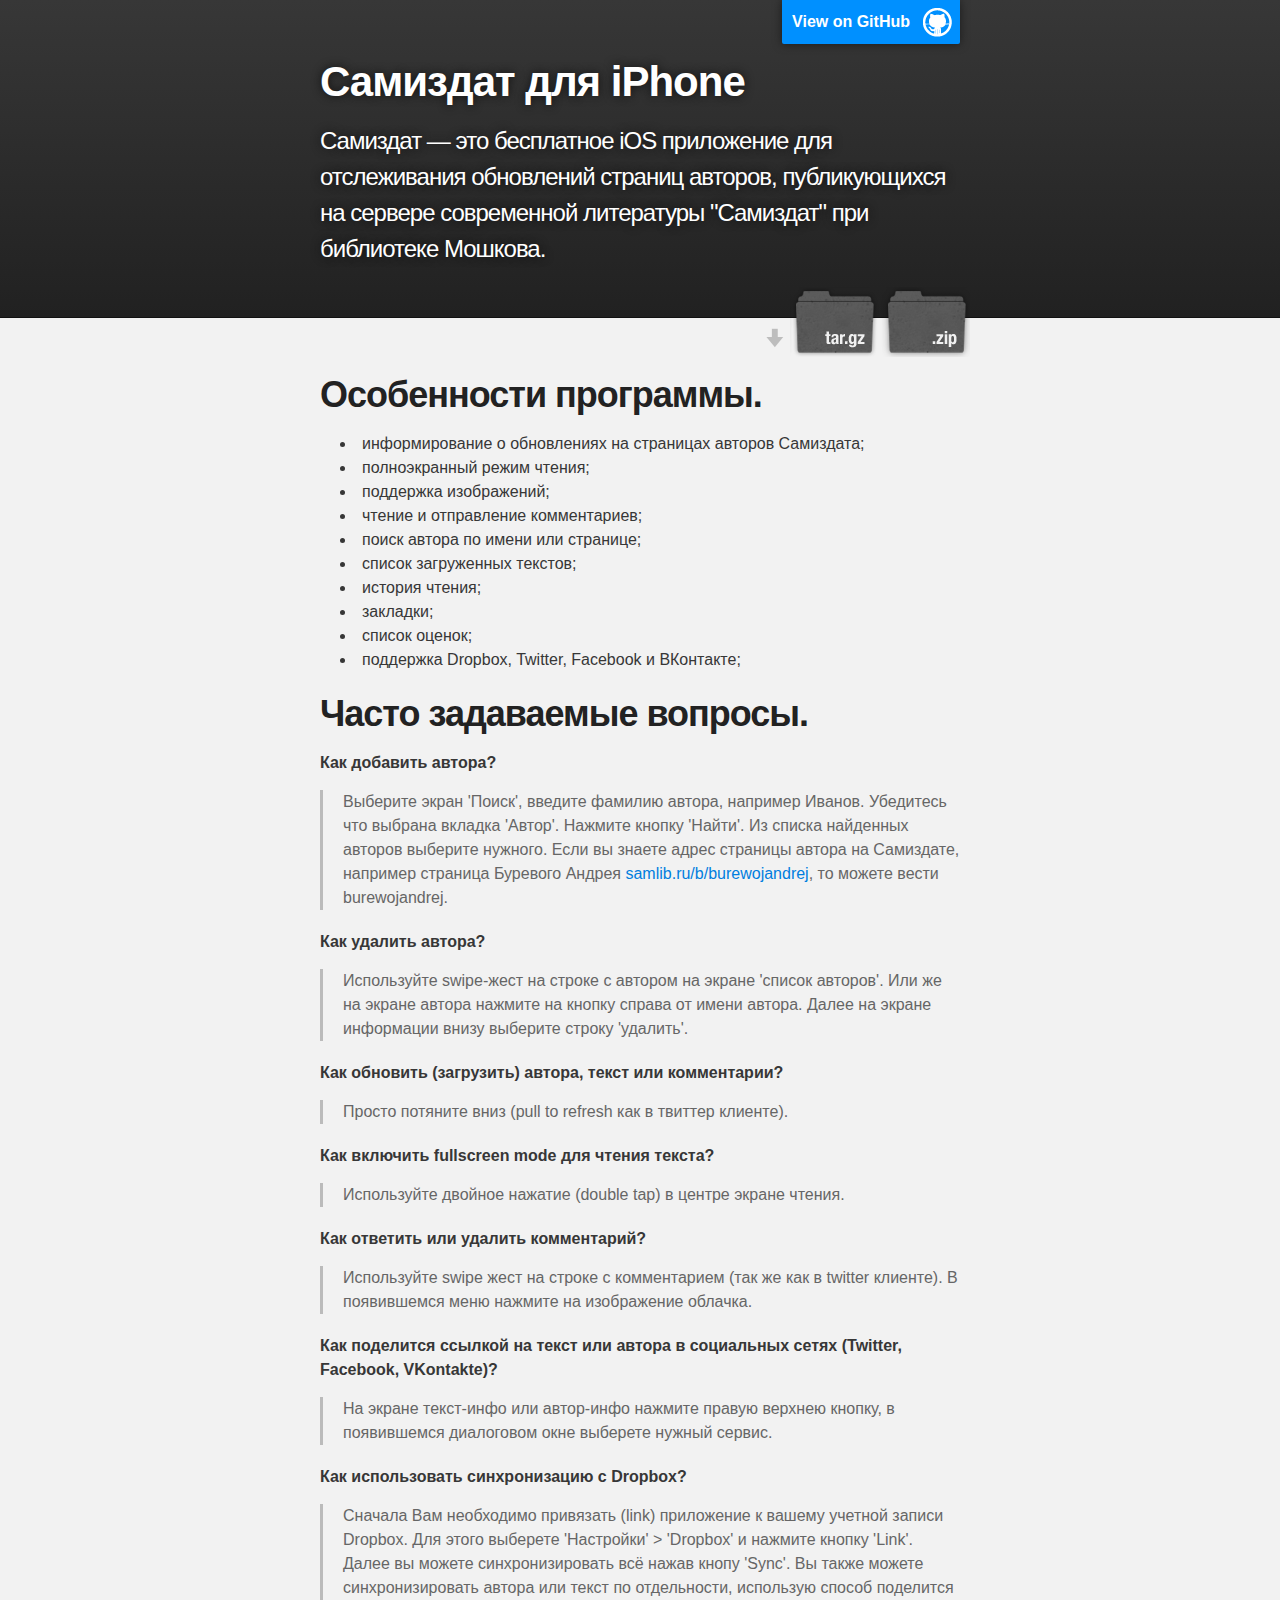
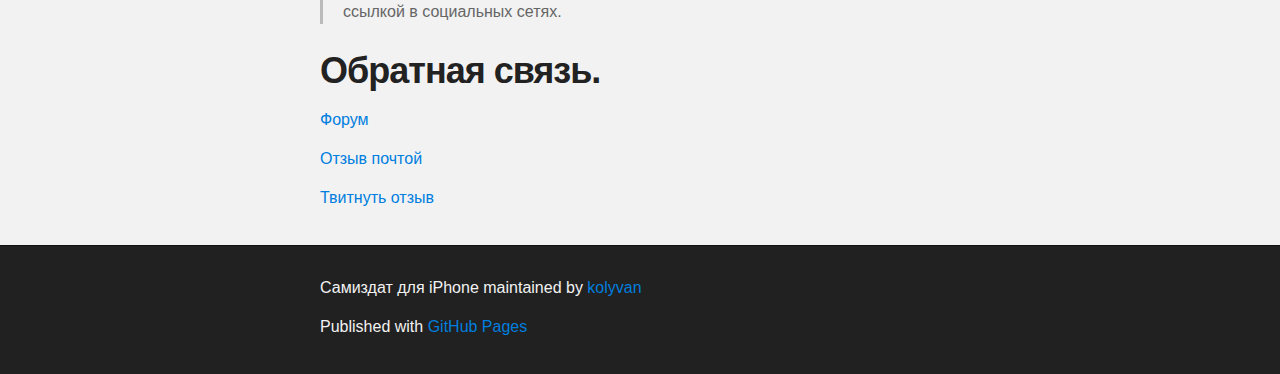
<file: index.html>
<!DOCTYPE html>
<html>

  <head>
    <meta charset='utf-8' />
    <meta http-equiv="X-UA-Compatible" content="chrome=1" />
    <meta name="description" content=" Самиздат для iPhone  : Самиздат — это бесплатное iOS приложение для отслеживания обновлений страниц авторов, публикующихся на сервере современной литературы &quot;Самиздат&quot; при библиотеке Мошкова." />

    <link rel="stylesheet" type="text/css" media="screen" href="stylesheets/stylesheet.css">

    <title> Самиздат для iPhone </title>
  </head>

  <body>

    <!-- HEADER -->
    <div id="header_wrap" class="outer">
        <header class="inner">
          <a id="forkme_banner" href="https://github.com/kolyvan/iSamizdat">View on GitHub</a>

          <h1 id="project_title"> Самиздат для iPhone </h1>
          <h2 id="project_tagline">Самиздат — это бесплатное iOS приложение для отслеживания обновлений страниц авторов, публикующихся на сервере современной литературы &quot;Самиздат&quot; при библиотеке Мошкова.</h2>

            <section id="downloads">
              <a class="zip_download_link" href="https://github.com/kolyvan/iSamizdat/zipball/master">Download this project as a .zip file</a>
              <a class="tar_download_link" href="https://github.com/kolyvan/iSamizdat/tarball/master">Download this project as a tar.gz file</a>
            </section>
        </header>
    </div>

    <!-- MAIN CONTENT -->
    <div id="main_content_wrap" class="outer">
      <section id="main_content" class="inner">
        <h1>Особенности программы.</h1>

<ul>
<li>информирование о обновлениях на страницах авторов Самиздата;</li>
<li>полноэкранный режим чтения;</li>
<li>поддержка изображений;</li>
<li>чтение и отправление комментариев;</li>
<li>поиск автора по имени или странице;</li>
<li>список загруженных текстов;</li>
<li>история чтения;</li>
<li>закладки;</li>
<li>список оценок;</li>
<li>поддержка Dropbox, Twitter, Facebook и ВКонтакте;</li>
</ul><h1>Часто задаваемые вопросы.</h1>

<p><strong>Как добавить автора?</strong></p>

<blockquote>
<p>Выберите экран 'Поиск', введите фамилию автора, например Иванов. Убедитесь что выбрана вкладка 'Автор'. Нажмите кнопку 'Найти'. Из списка найденных авторов выберите нужного.
Если вы знаете адрес страницы автора на Самиздате, например страница Буревого Андрея <a href="http://samlib.ru/b/burewojandrej/">samlib.ru/b/burewojandrej</a>, то можете вести burewojandrej.</p>
</blockquote>

<p><strong>Как удалить автора?</strong></p>

<blockquote>
<p>Используйте swipe-жест на строке с автором на экране 'список авторов'. Или же на экране автора нажмите на кнопку справа от имени автора. Далее на экране информации внизу выберите строку 'удалить'.</p>
</blockquote>

<p><strong>Как обновить (загрузить) автора, текст или комментарии?</strong></p>

<blockquote>
<p>Просто потяните вниз (pull to refresh как в твиттер клиенте). </p>
</blockquote>

<p><strong>Как включить fullscreen mode для чтения текста?</strong></p>

<blockquote>
<p>Используйте двойное нажатие (double tap) в центре экране чтения.</p>
</blockquote>

<p><strong>Как ответить или удалить комментарий?</strong></p>

<blockquote>
<p>Используйте swipe жест на строке с комментарием (так же как в twitter клиенте). В появившемся меню нажмите на изображение облачка.</p>
</blockquote>

<p><strong>Как поделится ссылкой на текст или автора в социальных сетях (Twitter, Facebook, VKontakte)?</strong>  </p>

<blockquote>
<p>На экране текст-инфо или автор-инфо нажмите правую верхнею кнопку, в появившемся диалоговом окне выберете нужный сервис.</p>
</blockquote>

<p><strong>Как использовать синхронизацию с Dropbox?</strong></p>

<blockquote>
<p>Сначала Вам необходимо привязать (link) приложение к вашему учетной записи Dropbox. Для этого выберете 'Настройки' &gt; 'Dropbox' и нажмите кнопку 'Link'. 
Далее вы можете синхронизировать всё нажав кнопу 'Sync'. 
Вы также можете синхронизировать автора или текст по отдельности, использую способ поделится ссылкой в социальных сетях.</p>
</blockquote>

<h1>Обратная связь.</h1>

<p><a href="http://samlib.ru/comment/k/kolywan/samizdat_ios">Форум</a></p>

<p><a href="mailto:ru.kolyvan@gmail.com">Отзыв почтой</a></p>

<p><a href="https://twitter.com/intent/tweet?screen_name=Kolyvan_Ru">Твитнуть отзыв</a></p>
      </section>
    </div>

    <!-- FOOTER  -->
    <div id="footer_wrap" class="outer">
      <footer class="inner">
        <p class="copyright"> Самиздат для iPhone  maintained by <a href="https://github.com/kolyvan">kolyvan</a></p>
        <p>Published with <a href="http://pages.github.com">GitHub Pages</a></p>
      </footer>
    </div>

    

  </body>
</html>
</file>
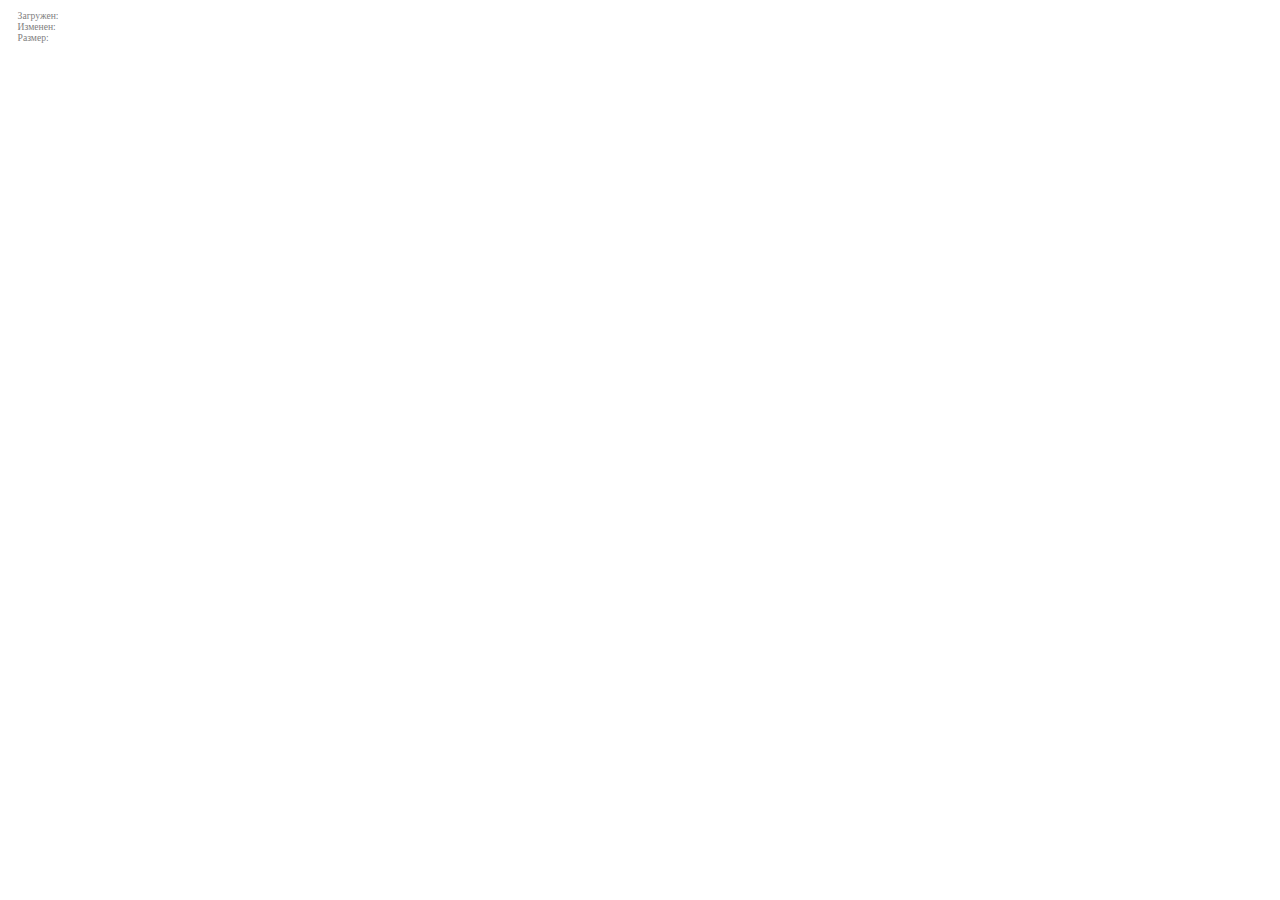
<file: resources/text.html>
<!DOCTYPE html>
<html lang='ru'>
    <head>
        <meta charset='utf-8'>
        <title>samlib</title>
        <link rel='stylesheet' href='text.css'>
        <meta name='viewport' content='width=320'> 
    </head>
    <body>
        <div class='main'>            
            <div class='info'>                    
                <div class='subinfo'>  
                    <div class='date'>
                        Загружен: <span id='textLoaded'><!-- TEXT_DATE_LOADED --></span>
                    </div> 
                    <div class='date'>
                        Изменен: <span id='textModifed'><!-- TEXT_DATE_MODIFIED --></span>
                    </div>                                         
                    <div class='date'>
                        Размер: <span id='textSize'><!-- TEXT_SIZE --></span>
                    </div>                                                             
                </div>
                <div class='title'>
                    <div class='copyright'>
                        <span id='authorName'><!-- TEXT_AUTHOR --></span>
                    </div> 
                    <div class='name'>
                        <span id='textName'><!-- TEXT_NAME --></span>
                    </div>
                </div>                
                <div class='note'>
                    <span id='textNote'><!-- TEXT_NOTE --></span>
                </div>  
            </div>            
            <div class='text'>
                <!-- DOWNLOADED_TEXT -->
            </div>            
        </div>
    </body>
</html>
</file>
<file: stylesheets/stylesheet.css>
/*******************************************************************************
Slate Theme for Github Pages
by Jason Costello, @jsncostello
*******************************************************************************/

@import url(pygment_trac.css);

/*******************************************************************************
MeyerWeb Reset
*******************************************************************************/

html, body, div, span, applet, object, iframe,
h1, h2, h3, h4, h5, h6, p, blockquote, pre,
a, abbr, acronym, address, big, cite, code,
del, dfn, em, img, ins, kbd, q, s, samp,
small, strike, strong, sub, sup, tt, var,
b, u, i, center,
dl, dt, dd, ol, ul, li,
fieldset, form, label, legend,
table, caption, tbody, tfoot, thead, tr, th, td,
article, aside, canvas, details, embed,
figure, figcaption, footer, header, hgroup,
menu, nav, output, ruby, section, summary,
time, mark, audio, video {
  margin: 0;
  padding: 0;
  border: 0;
  font: inherit;
  vertical-align: baseline;
}

/* HTML5 display-role reset for older browsers */
article, aside, details, figcaption, figure,
footer, header, hgroup, menu, nav, section {
  display: block;
}

ol, ul {
  list-style: none;
}

blockquote, q {
}

table {
  border-collapse: collapse;
  border-spacing: 0;
}

a:focus {
  outline: none;
}

/*******************************************************************************
Theme Styles
*******************************************************************************/

body {
  box-sizing: border-box;
  color:#373737;
  background: #212121;
  font-size: 16px;
  font-family: 'Myriad Pro', Calibri, Helvetica, Arial, sans-serif;
  line-height: 1.5;
  -webkit-font-smoothing: antialiased;
}

h1, h2, h3, h4, h5, h6 {
  margin: 10px 0;
  font-weight: 700;
  color:#222222;
  font-family: 'Lucida Grande', 'Calibri', Helvetica, Arial, sans-serif;
  letter-spacing: -1px;
}

h1 {
  font-size: 36px;
  font-weight: 700;
}

h2 {
  padding-bottom: 10px;
  font-size: 32px;
  background: url('../images/bg_hr.png') repeat-x bottom;
}

h3 {
  font-size: 24px;
}

h4 {
  font-size: 21px;
}

h5 {
  font-size: 18px;
}

h6 {
  font-size: 16px;
}

p {
  margin: 10px 0 15px 0;
}

footer p {
  color: #f2f2f2;
}

a {
  text-decoration: none;
  color: #007edf;
  text-shadow: none;

  transition: color 0.5s ease;
  transition: text-shadow 0.5s ease;
  -webkit-transition: color 0.5s ease;
  -webkit-transition: text-shadow 0.5s ease;
  -moz-transition: color 0.5s ease;
  -moz-transition: text-shadow 0.5s ease;
  -o-transition: color 0.5s ease;
  -o-transition: text-shadow 0.5s ease;
  -ms-transition: color 0.5s ease;
  -ms-transition: text-shadow 0.5s ease;
}

#main_content a:hover {
  color: #0069ba;
  text-shadow: #0090ff 0px 0px 2px;
}

footer a:hover {
  color: #43adff;
  text-shadow: #0090ff 0px 0px 2px;
}

em {
  font-style: italic;
}

strong {
  font-weight: bold;
}

img {
  position: relative;
  margin: 0 auto;
  max-width: 739px;
  padding: 5px;
  margin: 10px 0 10px 0;
  border: 1px solid #ebebeb;

  box-shadow: 0 0 5px #ebebeb;
  -webkit-box-shadow: 0 0 5px #ebebeb;
  -moz-box-shadow: 0 0 5px #ebebeb;
  -o-box-shadow: 0 0 5px #ebebeb;
  -ms-box-shadow: 0 0 5px #ebebeb;
}

pre, code {
  width: 100%;
  color: #222;
  background-color: #fff;

  font-family: Monaco, "Bitstream Vera Sans Mono", "Lucida Console", Terminal, monospace;
  font-size: 14px;

  border-radius: 2px;
  -moz-border-radius: 2px;
  -webkit-border-radius: 2px;



}

pre {
  width: 100%;
  padding: 10px;
  box-shadow: 0 0 10px rgba(0,0,0,.1);
  overflow: auto;
}

code {
  padding: 3px;
  margin: 0 3px;
  box-shadow: 0 0 10px rgba(0,0,0,.1);
}

pre code {
  display: block;
  box-shadow: none;
}

blockquote {
  color: #666;
  margin-bottom: 20px;
  padding: 0 0 0 20px;
  border-left: 3px solid #bbb;
}

ul, ol, dl {
  margin-bottom: 15px
}

ul li {
  list-style: inside;
  padding-left: 20px;
}

ol li {
  list-style: decimal inside;
  padding-left: 20px;
}

dl dt {
  font-weight: bold;
}

dl dd {
  padding-left: 20px;
  font-style: italic;
}

dl p {
  padding-left: 20px;
  font-style: italic;
}

hr {
  height: 1px;
  margin-bottom: 5px;
  border: none;
  background: url('../images/bg_hr.png') repeat-x center;
}

table {
  border: 1px solid #373737;
  margin-bottom: 20px;
  text-align: left;
 }

th {
  font-family: 'Lucida Grande', 'Helvetica Neue', Helvetica, Arial, sans-serif;
  padding: 10px;
  background: #373737;
  color: #fff;
 }

td {
  padding: 10px;
  border: 1px solid #373737;
 }

form {
  background: #f2f2f2;
  padding: 20px;
}

img {
  width: 100%;
  max-width: 100%;
}

/*******************************************************************************
Full-Width Styles
*******************************************************************************/

.outer {
  width: 100%;
}

.inner {
  position: relative;
  max-width: 640px;
  padding: 20px 10px;
  margin: 0 auto;
}

#forkme_banner {
  display: block;
  position: absolute;
  top:0;
  right: 10px;
  z-index: 10;
  padding: 10px 50px 10px 10px;
  color: #fff;
  background: url('../images/blacktocat.png') #0090ff no-repeat 95% 50%;
  font-weight: 700;
  box-shadow: 0 0 10px rgba(0,0,0,.5);
  border-bottom-left-radius: 2px;
  border-bottom-right-radius: 2px;
}

#header_wrap {
  background: #212121;
  background: -moz-linear-gradient(top, #373737, #212121);
  background: -webkit-linear-gradient(top, #373737, #212121);
  background: -ms-linear-gradient(top, #373737, #212121);
  background: -o-linear-gradient(top, #373737, #212121);
  background: linear-gradient(top, #373737, #212121);
}

#header_wrap .inner {
  padding: 50px 10px 30px 10px;
}

#project_title {
  margin: 0;
  color: #fff;
  font-size: 42px;
  font-weight: 700;
  text-shadow: #111 0px 0px 10px;
}

#project_tagline {
  color: #fff;
  font-size: 24px;
  font-weight: 300;
  background: none;
  text-shadow: #111 0px 0px 10px;
}

#downloads {
  position: absolute;
  width: 210px;
  z-index: 10;
  bottom: -40px;
  right: 0;
  height: 70px;
  background: url('../images/icon_download.png') no-repeat 0% 90%;
}

.zip_download_link {
  display: block;
  float: right;
  width: 90px;
  height:70px;
  text-indent: -5000px;
  overflow: hidden;
  background: url(../images/sprite_download.png) no-repeat bottom left;
}

.tar_download_link {
  display: block;
  float: right;
  width: 90px;
  height:70px;
  text-indent: -5000px;
  overflow: hidden;
  background: url(../images/sprite_download.png) no-repeat bottom right;
  margin-left: 10px;
}

.zip_download_link:hover {
  background: url(../images/sprite_download.png) no-repeat top left;
}

.tar_download_link:hover {
  background: url(../images/sprite_download.png) no-repeat top right;
}

#main_content_wrap {
  background: #f2f2f2;
  border-top: 1px solid #111;
  border-bottom: 1px solid #111;
}

#main_content {
  padding-top: 40px;
}

#footer_wrap {
  background: #212121;
}



/*******************************************************************************
Small Device Styles
*******************************************************************************/

@media screen and (max-width: 480px) {
  body {
    font-size:14px;
  }

  #downloads {
    display: none;
  }

  .inner {
    min-width: 320px;
    max-width: 480px;
  }

  #project_title {
  font-size: 32px;
  }

  h1 {
    font-size: 28px;
  }

  h2 {
    font-size: 24px;
  }

  h3 {
    font-size: 21px;
  }

  h4 {
    font-size: 18px;
  }

  h5 {
    font-size: 14px;
  }

  h6 {
    font-size: 12px;
  }

  code, pre {
    min-width: 320px;
    max-width: 480px;
    font-size: 11px;
  }

}
</file>
<file: resources/text.css>
.main {    
    font-family: Lucida Grande;
}

.main #empty {
    position:fixed;
    top: 50%;
    left: 50%;    
    height:2em;
    margin-top: -1em;        
    width:20em;
    margin-left: -10em;        
    color:gray;    
    text-align:center;
}

.info .title {
	text-align:center;
	padding: 0em 1em 0em 1em;		
}

.info .title .copyright {	
	font-size: 1.0em;
}

.info .title .name {	
	font-size: 1.2em;
	font-weight: bold;		
}

.info .title .group {	
	
}

.info .subinfo {
	font-size: 0.6em;
	color:gray;
	margin: 1em 1em 1em 1em;    
}

.info .note {
    font-size: 0.8em;
	margin: 1em 1em 1em 1em;    
    color:#00008B;	
}

.info .actions {
	text-align:center;
}

.info .updated  {
	color:blue;
}

.text {
	border-style-top:solid;
	padding: 1em 1em 1em 1em;
	font-size: 0.8em;
}
</file>
